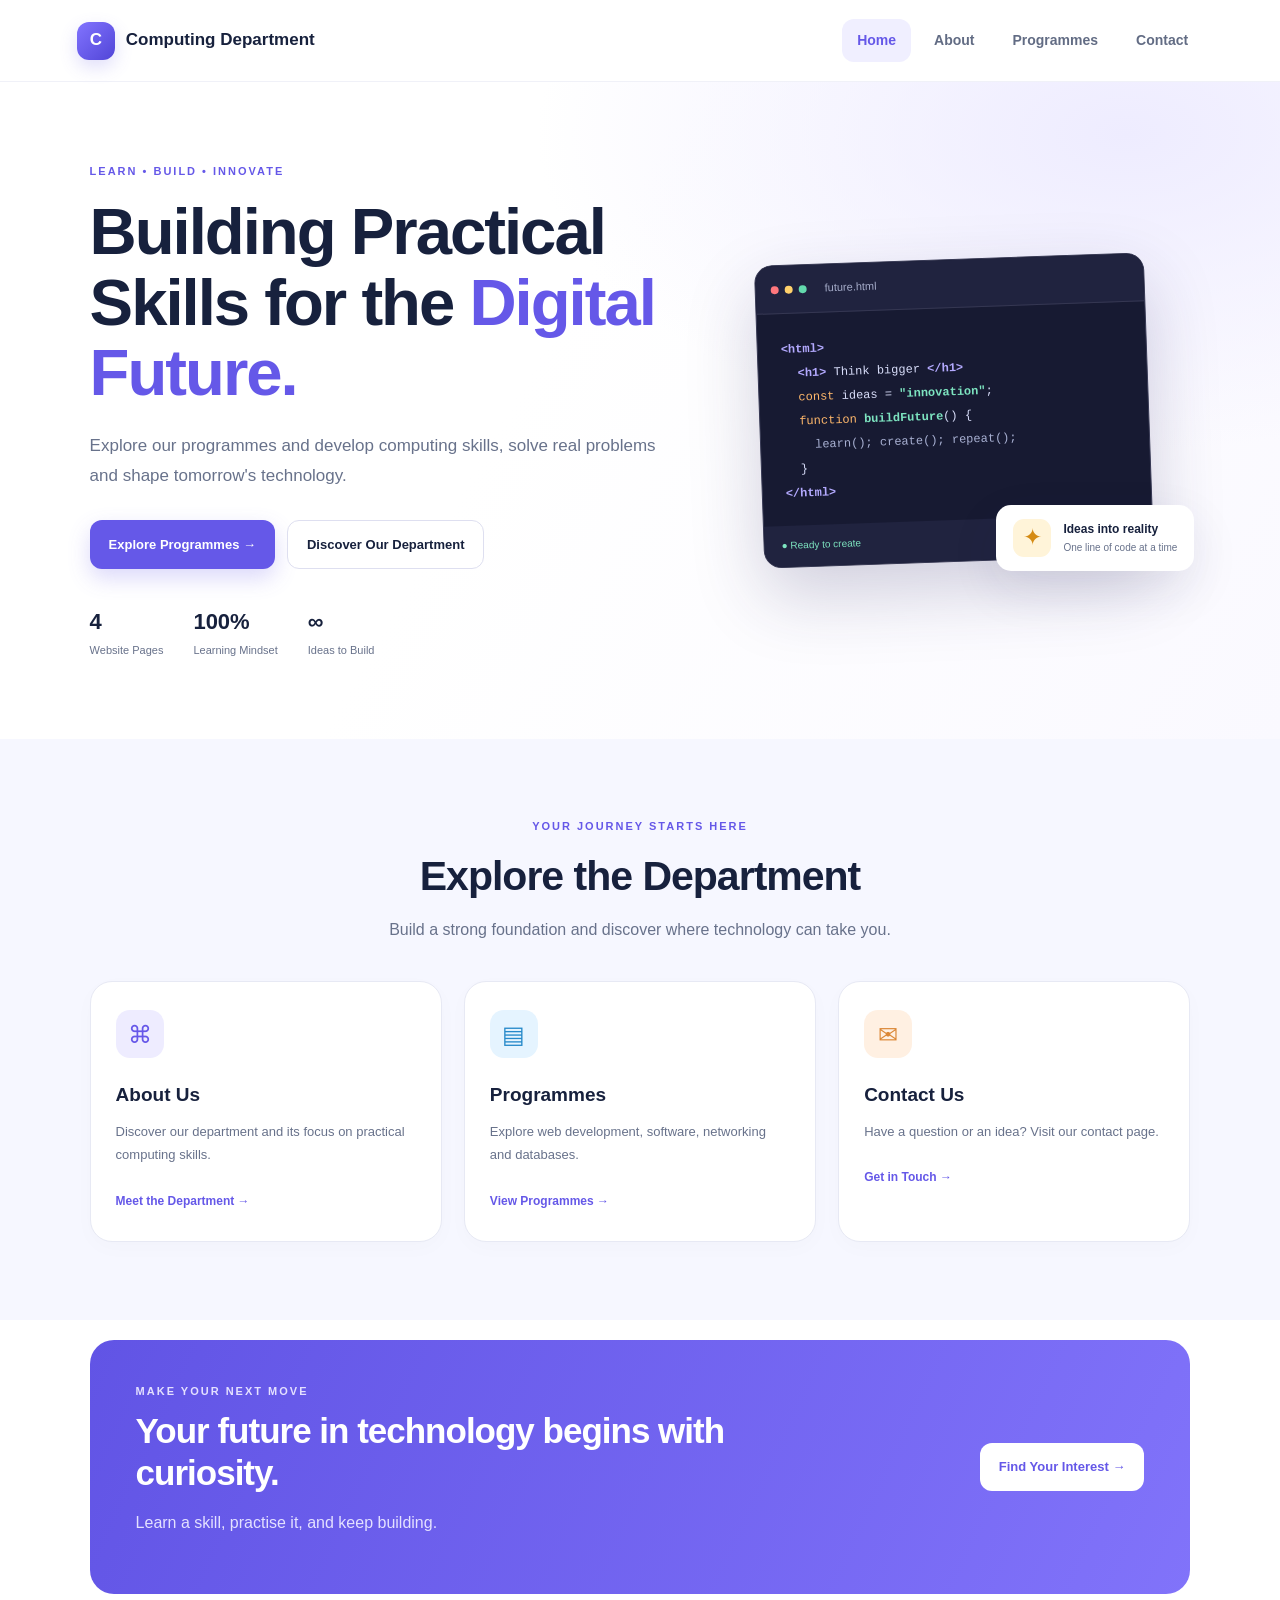
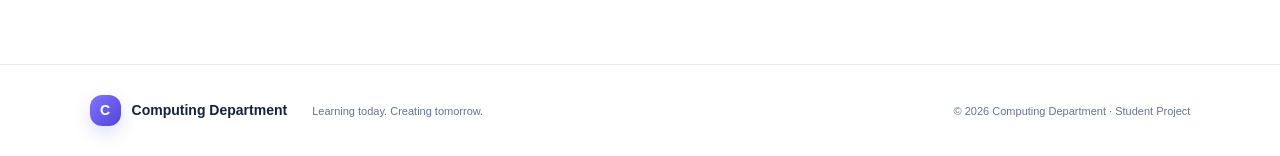
<file: index.html>
<!DOCTYPE html>
<html lang="en">
<head>
    <meta charset="UTF-8">
    <meta name="viewport" content="width=device-width, initial-scale=1.0">
    <meta name="description" content="Explore computing, technology and innovation.">
    <title>Computing Department | Home</title>
    <link rel="stylesheet" href="style.css">
    <script src="script.js" defer></script>
</head>
<body>

<header class="site-header">
    <a class="brand" href="index.html">
        <span class="brand-mark">C</span>
        <span>Computing Department</span>
    </a>

    <button class="menu-toggle" aria-label="Toggle navigation"
        aria-expanded="false">☰</button>

    <nav class="nav-links" aria-label="Main navigation">
        <a class="active" href="index.html">Home</a>
        <a href="about.html">About</a>
        <a href="programmes.html">Programmes</a>
        <a href="contact.html">Contact</a>
    </nav>
</header>

<main>
    <section class="hero">
        <div class="hero-content">
            <p class="eyebrow">LEARN • BUILD • INNOVATE</p>

            <h1>Building Practical Skills for the
                <span>Digital Future.</span>
            </h1>

            <p class="hero-copy">
                Explore our programmes and develop computing skills,
                solve real problems and shape tomorrow's technology.
            </p>

            <div class="hero-actions">
                <a class="button button-primary"
                   href="programmes.html">Explore Programmes →</a>
                <a class="button button-outline"
                   href="about.html">Discover Our Department</a>
            </div>

            <div class="hero-stats">
                <div><strong>4</strong><span>Website Pages</span></div>
                <div><strong>100%</strong><span>Learning Mindset</span></div>
                <div><strong>∞</strong><span>Ideas to Build</span></div>
            </div>
        </div>

        <div class="hero-art">
            <div class="code-window">
                <div class="window-top">
                    <i></i><i></i><i></i>
                    <span>future.html</span>
                </div>

                <div class="code-lines">
                    <p><b>&lt;html&gt;</b></p>
                    <p class="indent"><b>&lt;h1&gt;</b> Think bigger <b>&lt;/h1&gt;</b></p>
                    <p class="indent"><em>const</em> ideas = <strong>"innovation"</strong>;</p>
                    <p class="indent"><em>function</em> <strong>buildFuture</strong>() {</p>
                    <p class="indent more">learn(); create(); repeat();</p>
                    <p class="indent">}</p>
                    <p><b>&lt;/html&gt;</b></p>
                </div>

                <div class="window-footer">
                    <span>● Ready to create</span>
                    <span>HTML · CSS · JS</span>
                </div>
            </div>

            <div class="floating-card">
                <span class="floating-icon">✦</span>
                <div>
                    <strong>Ideas into reality</strong>
                    <small>One line of code at a time</small>
                </div>
            </div>
        </div>
    </section>

    <section class="section section-soft">
        <div class="section-heading">
            <p class="eyebrow">YOUR JOURNEY STARTS HERE</p>
            <h2>Explore the Department</h2>
            <p>Build a strong foundation and discover where technology can take you.</p>
        </div>

        <div class="card-grid">
            <article class="feature-card">
                <div class="card-icon purple">⌘</div>
                <h3>About Us</h3>
                <p>Discover our department and its focus on practical computing skills.</p>
                <a class="text-link" href="about.html">Meet the Department →</a>
            </article>

            <article class="feature-card">
                <div class="card-icon blue">▤</div>
                <h3>Programmes</h3>
                <p>Explore web development, software, networking and databases.</p>
                <a class="text-link" href="programmes.html">View Programmes →</a>
            </article>

            <article class="feature-card">
                <div class="card-icon orange">✉</div>
                <h3>Contact Us</h3>
                <p>Have a question or an idea? Visit our contact page.</p>
                <a class="text-link" href="contact.html">Get in Touch →</a>
            </article>
        </div>
    </section>

    <section class="cta-section">
        <div>
            <p class="eyebrow">MAKE YOUR NEXT MOVE</p>
            <h2>Your future in technology begins with curiosity.</h2>
            <p>Learn a skill, practise it, and keep building.</p>
        </div>
        <a class="button button-light" href="programmes.html">
            Find Your Interest →
        </a>
    </section>
</main>

<footer class="site-footer">
    <a class="brand footer-brand" href="index.html">
        <span class="brand-mark">C</span>
        <span>Computing Department</span>
    </a>
    <p>Learning today. Creating tomorrow.</p>
    <p class="copyright">© <span class="year"></span> Computing Department · Student Project</p>
</footer>

</body>
</html>
</file>
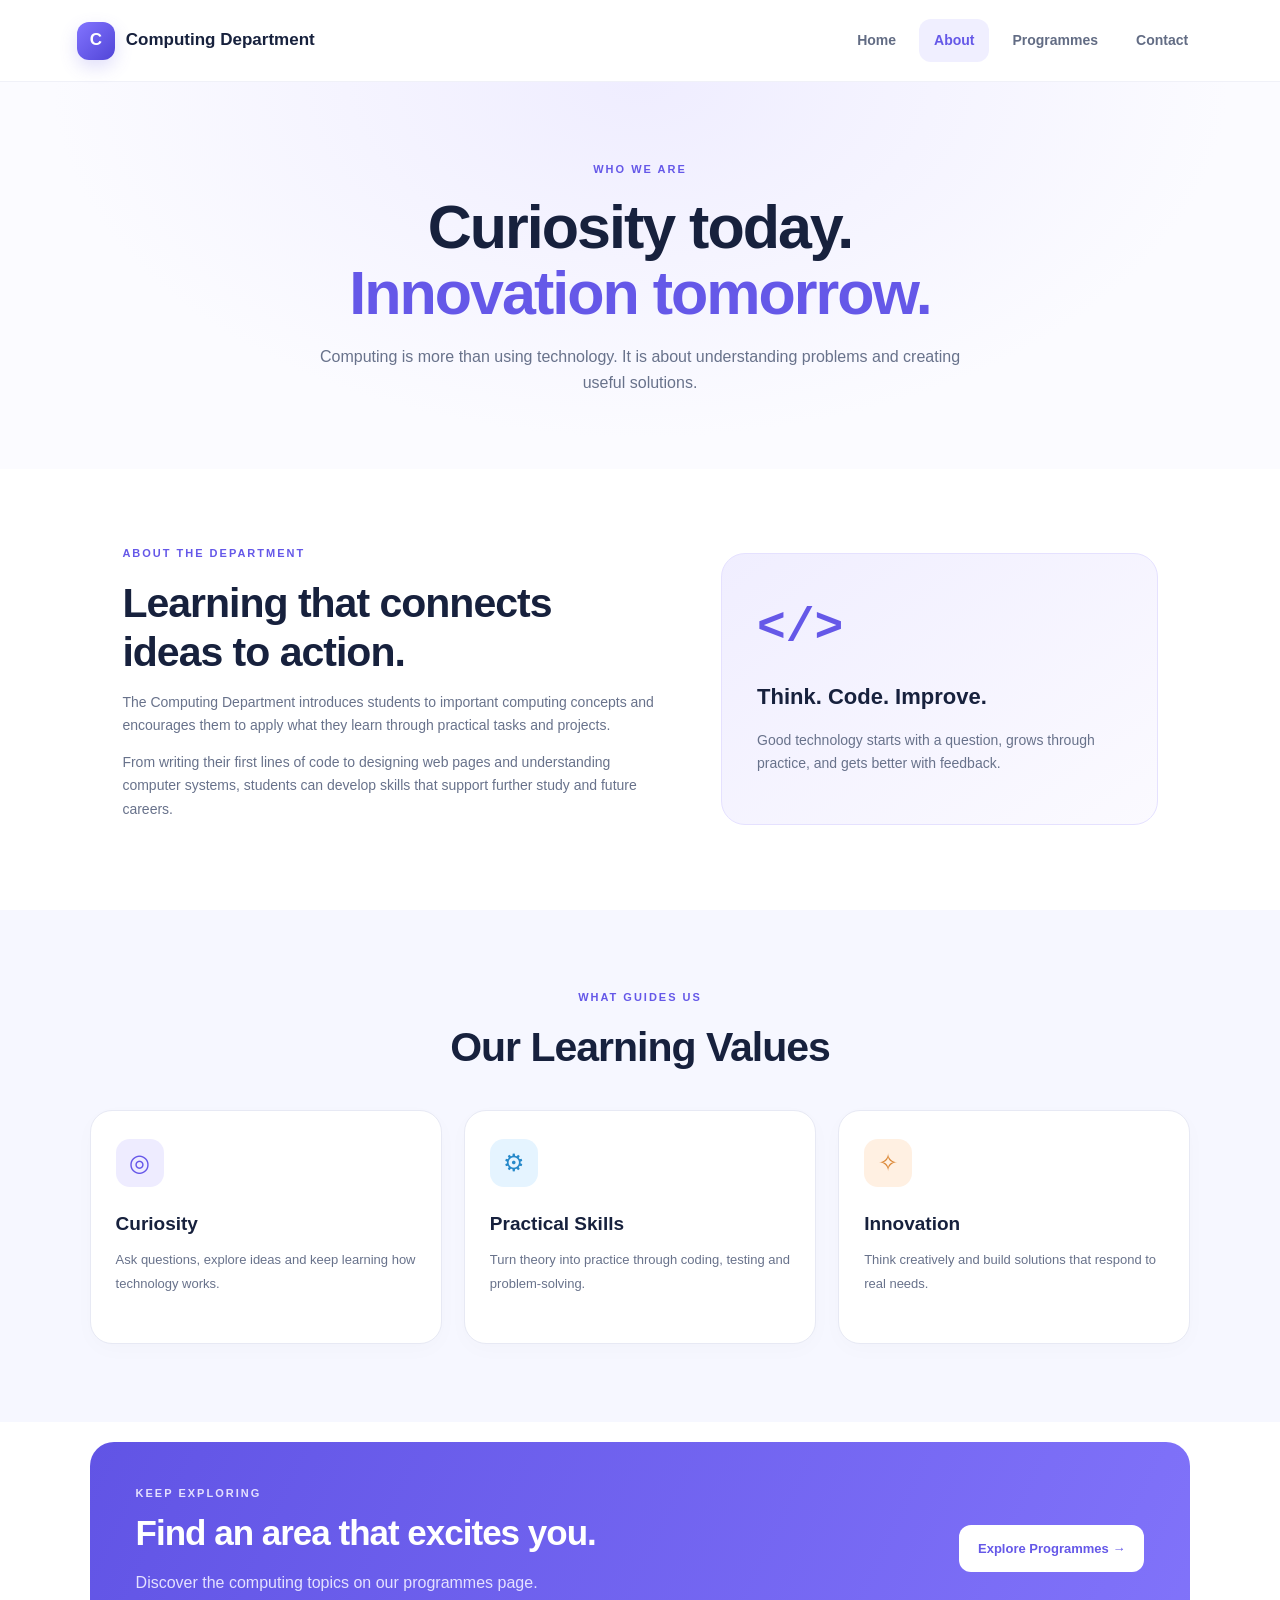
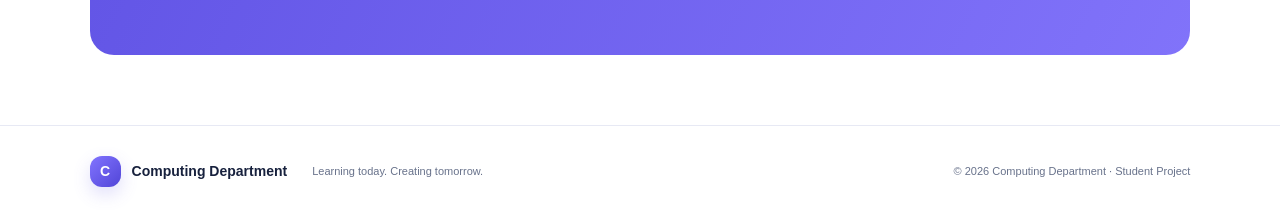
<file: about.html>
<!DOCTYPE html>
<html lang="en">
<head>
    <meta charset="UTF-8">
    <meta name="viewport" content="width=device-width, initial-scale=1.0">
    <title>About | Computing Department</title>
    <link rel="stylesheet" href="style.css">
    <script src="script.js" defer></script>
</head>
<body>

<header class="site-header">
    <a class="brand" href="index.html">
        <span class="brand-mark">C</span>
        <span>Computing Department</span>
    </a>
    <button class="menu-toggle" aria-label="Toggle navigation"
        aria-expanded="false">☰</button>
    <nav class="nav-links" aria-label="Main navigation">
        <a href="index.html">Home</a>
        <a class="active" href="about.html">About</a>
        <a href="programmes.html">Programmes</a>
        <a href="contact.html">Contact</a>
    </nav>
</header>

<main>
    <section class="page-hero">
        <p class="eyebrow">WHO WE ARE</p>
        <h1>Curiosity today.<br><span>Innovation tomorrow.</span></h1>
        <p>
            Computing is more than using technology.
            It is about understanding problems and creating useful solutions.
        </p>
    </section>

    <section class="content-section two-column">
        <div>
            <p class="eyebrow">ABOUT THE DEPARTMENT</p>
            <h2>Learning that connects ideas to action.</h2>
            <p>
                The Computing Department introduces students to important
                computing concepts and encourages them to apply what they
                learn through practical tasks and projects.
            </p>
            <p>
                From writing their first lines of code to designing web pages
                and understanding computer systems, students can develop
                skills that support further study and future careers.
            </p>
        </div>

        <div class="highlight-panel">
            <div class="big-symbol">&lt;/&gt;</div>
            <h3>Think. Code. Improve.</h3>
            <p>
                Good technology starts with a question, grows through
                practice, and gets better with feedback.
            </p>
        </div>
    </section>

    <section class="section section-soft">
        <div class="section-heading">
            <p class="eyebrow">WHAT GUIDES US</p>
            <h2>Our Learning Values</h2>
        </div>

        <div class="card-grid">
            <article class="feature-card">
                <div class="card-icon purple">◎</div>
                <h3>Curiosity</h3>
                <p>Ask questions, explore ideas and keep learning how technology works.</p>
            </article>

            <article class="feature-card">
                <div class="card-icon blue">⚙</div>
                <h3>Practical Skills</h3>
                <p>Turn theory into practice through coding, testing and problem-solving.</p>
            </article>

            <article class="feature-card">
                <div class="card-icon orange">✧</div>
                <h3>Innovation</h3>
                <p>Think creatively and build solutions that respond to real needs.</p>
            </article>
        </div>
    </section>

    <section class="cta-section">
        <div>
            <p class="eyebrow">KEEP EXPLORING</p>
            <h2>Find an area that excites you.</h2>
            <p>Discover the computing topics on our programmes page.</p>
        </div>
        <a class="button button-light" href="programmes.html">
            Explore Programmes →
        </a>
    </section>
</main>

<footer class="site-footer">
    <a class="brand footer-brand" href="index.html">
        <span class="brand-mark">C</span>
        <span>Computing Department</span>
    </a>
    <p>Learning today. Creating tomorrow.</p>
    <p class="copyright">© <span class="year"></span> Computing Department · Student Project</p>
</footer>

</body>
</html>
</file>
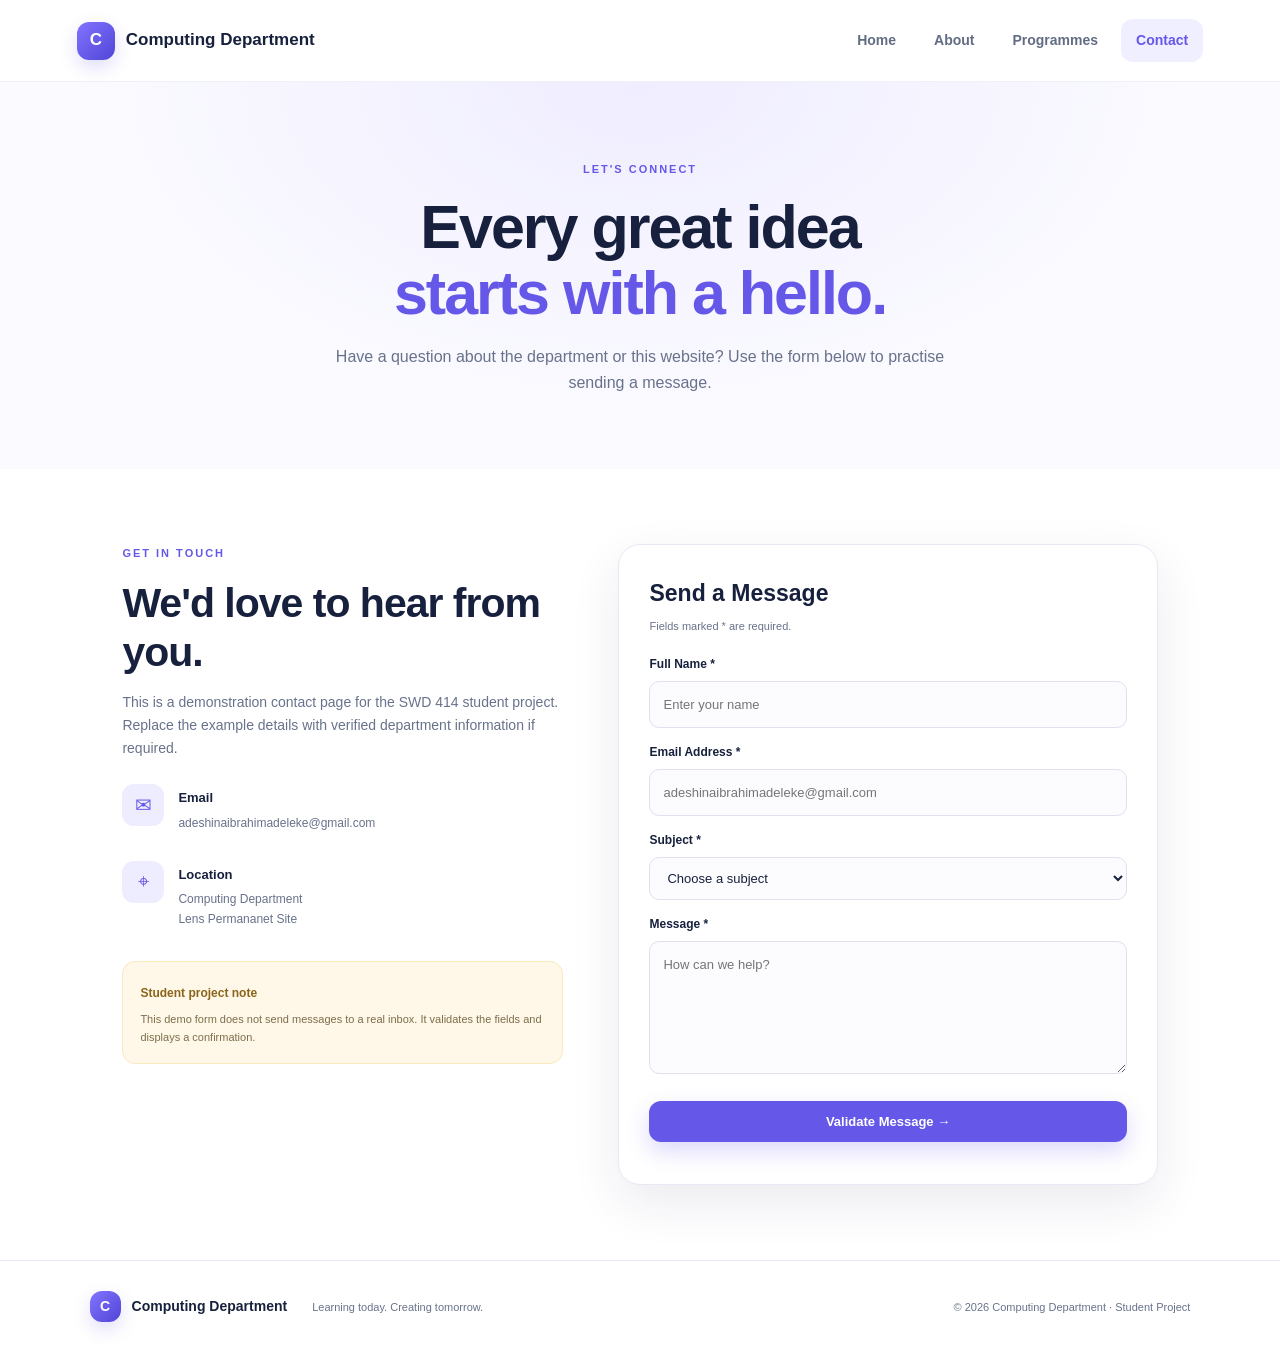
<file: contact.html>
<!DOCTYPE html>
<html lang="en">
<head>
    <meta charset="UTF-8">
    <meta name="viewport" content="width=device-width, initial-scale=1.0">
    <title>Contact | Computing Department</title>
    <link rel="stylesheet" href="style.css">
    <script src="script.js" defer></script>
</head>
<body>

<header class="site-header">
    <a class="brand" href="index.html">
        <span class="brand-mark">C</span>
        <span>Computing Department</span>
    </a>
    <button class="menu-toggle" aria-label="Toggle navigation"
        aria-expanded="false">☰</button>
    <nav class="nav-links" aria-label="Main navigation">
        <a href="index.html">Home</a>
        <a href="about.html">About</a>
        <a href="programmes.html">Programmes</a>
        <a class="active" href="contact.html">Contact</a>
    </nav>
</header>

<main>
    <section class="page-hero">
        <p class="eyebrow">LET'S CONNECT</p>
        <h1>Every great idea<br><span>starts with a hello.</span></h1>
        <p>
            Have a question about the department or this website?
            Use the form below to practise sending a message.
        </p>
    </section>

    <section class="content-section contact-layout">
        <div class="contact-info">
            <p class="eyebrow">GET IN TOUCH</p>
            <h2>We'd love to hear from you.</h2>
            <p>
                This is a demonstration contact page for the SWD 414
                student project. Replace the example details with
                verified department information if required.
            </p>

            <div class="contact-detail">
                <span class="contact-icon">✉</span>
                <div>
                    <strong>Email</strong>
                    <p>adeshinaibrahimadeleke@gmail.com</p>
                </div>
            </div>

            <div class="contact-detail">
                <span class="contact-icon">⌖</span>
                <div>
                    <strong>Location</strong>
                    <p>Computing Department<br>Lens Permananet Site</p>
                </div>
            </div>

            <div class="notice">
                <strong>Student project note</strong>
                <p>
                    This demo form does not send messages to a real inbox.
                    It validates the fields and displays a confirmation.
                </p>
            </div>
        </div>

        <form class="contact-form" id="contactForm">
            <h3>Send a Message</h3>
            <p class="form-intro">Fields marked * are required.</p>

            <label for="name">Full Name *</label>
            <input id="name" name="name" type="text"
                placeholder="Enter your name" required minlength="2">

            <label for="email">Email Address *</label>
            <input id="email" name="email" type="email"
                placeholder="adeshinaibrahimadeleke@gmail.com" required>

            <label for="subject">Subject *</label>
            <select id="subject" name="subject" required>
                <option value="">Choose a subject</option>
                <option>General enquiry</option>
                <option>Programmes</option>
                <option>Website feedback</option>
                <option>Other</option>
            </select>

            <label for="message">Message *</label>
            <textarea id="message" name="message" rows="5"
                placeholder="How can we help?"
                required minlength="10"></textarea>

            <button class="button button-primary submit-button" type="submit">
                Validate Message →
            </button>

            <p class="form-feedback" id="formFeedback"
                role="status" aria-live="polite"></p>
        </form>
    </section>
</main>

<footer class="site-footer">
    <a class="brand footer-brand" href="index.html">
        <span class="brand-mark">C</span>
        <span>Computing Department</span>
    </a>
    <p>Learning today. Creating tomorrow.</p>
    <p class="copyright">© <span class="year"></span> Computing Department · Student Project</p>
</footer>

</body>
</html>
</file>
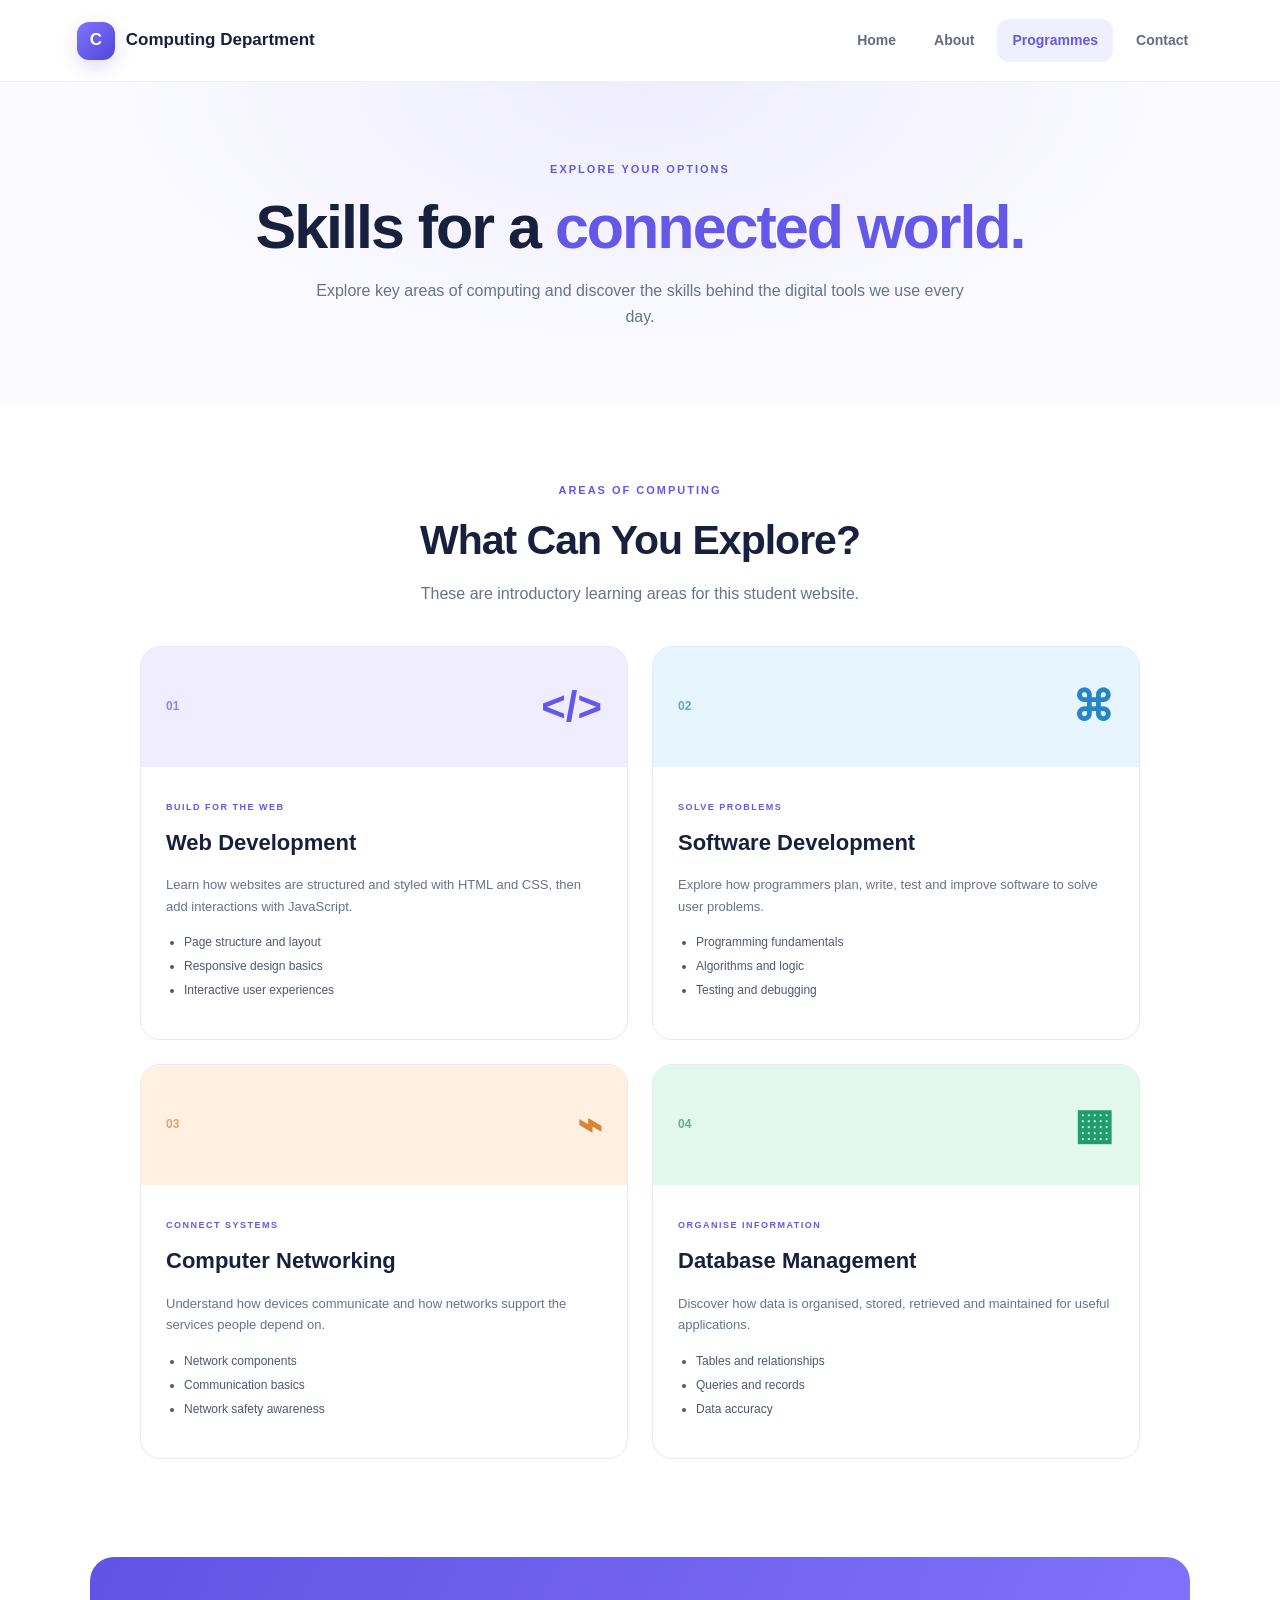
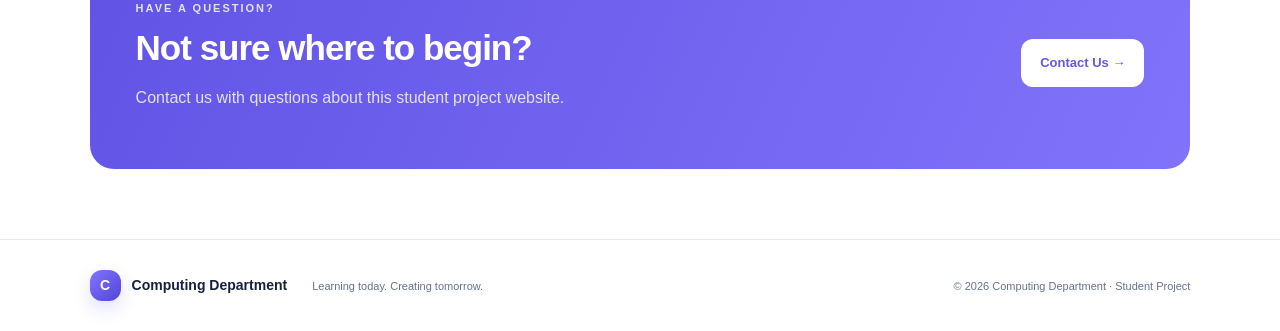
<file: programmes.html>
<!DOCTYPE html>
<html lang="en">
<head>
    <meta charset="UTF-8">
    <meta name="viewport" content="width=device-width, initial-scale=1.0">
    <title>Programmes | Computing Department</title>
    <link rel="stylesheet" href="style.css">
    <script src="script.js" defer></script>
</head>
<body>

<header class="site-header">
    <a class="brand" href="index.html">
        <span class="brand-mark">C</span>
        <span>Computing Department</span>
    </a>
    <button class="menu-toggle" aria-label="Toggle navigation"
        aria-expanded="false">☰</button>
    <nav class="nav-links" aria-label="Main navigation">
        <a href="index.html">Home</a>
        <a href="about.html">About</a>
        <a class="active" href="programmes.html">Programmes</a>
        <a href="contact.html">Contact</a>
    </nav>
</header>

<main>
    <section class="page-hero">
        <p class="eyebrow">EXPLORE YOUR OPTIONS</p>
        <h1>Skills for a <span>connected world.</span></h1>
        <p>
            Explore key areas of computing and discover the skills
            behind the digital tools we use every day.
        </p>
    </section>

    <section class="section">
        <div class="section-heading">
            <p class="eyebrow">AREAS OF COMPUTING</p>
            <h2>What Can You Explore?</h2>
            <p>These are introductory learning areas for this student website.</p>
        </div>

        <div class="programme-grid">

            <article class="programme-card">
                <div class="programme-top purple-bg">
                    <span>01</span><b>&lt;/&gt;</b>
                </div>
                <div class="programme-body">
                    <span class="tag">BUILD FOR THE WEB</span>
                    <h3>Web Development</h3>
                    <p>
                        Learn how websites are structured and styled with HTML
                        and CSS, then add interactions with JavaScript.
                    </p>
                    <ul>
                        <li>Page structure and layout</li>
                        <li>Responsive design basics</li>
                        <li>Interactive user experiences</li>
                    </ul>
                </div>
            </article>

            <article class="programme-card">
                <div class="programme-top blue-bg">
                    <span>02</span><b>⌘</b>
                </div>
                <div class="programme-body">
                    <span class="tag">SOLVE PROBLEMS</span>
                    <h3>Software Development</h3>
                    <p>
                        Explore how programmers plan, write, test and improve
                        software to solve user problems.
                    </p>
                    <ul>
                        <li>Programming fundamentals</li>
                        <li>Algorithms and logic</li>
                        <li>Testing and debugging</li>
                    </ul>
                </div>
            </article>

            <article class="programme-card">
                <div class="programme-top orange-bg">
                    <span>03</span><b>⌁</b>
                </div>
                <div class="programme-body">
                    <span class="tag">CONNECT SYSTEMS</span>
                    <h3>Computer Networking</h3>
                    <p>
                        Understand how devices communicate and how networks
                        support the services people depend on.
                    </p>
                    <ul>
                        <li>Network components</li>
                        <li>Communication basics</li>
                        <li>Network safety awareness</li>
                    </ul>
                </div>
            </article>

            <article class="programme-card">
                <div class="programme-top green-bg">
                    <span>04</span><b>▦</b>
                </div>
                <div class="programme-body">
                    <span class="tag">ORGANISE INFORMATION</span>
                    <h3>Database Management</h3>
                    <p>
                        Discover how data is organised, stored, retrieved
                        and maintained for useful applications.
                    </p>
                    <ul>
                        <li>Tables and relationships</li>
                        <li>Queries and records</li>
                        <li>Data accuracy</li>
                    </ul>
                </div>
            </article>

        </div>
    </section>

    <section class="cta-section">
        <div>
            <p class="eyebrow">HAVE A QUESTION?</p>
            <h2>Not sure where to begin?</h2>
            <p>Contact us with questions about this student project website.</p>
        </div>
        <a class="button button-light" href="contact.html">Contact Us →</a>
    </section>
</main>

<footer class="site-footer">
    <a class="brand footer-brand" href="index.html">
        <span class="brand-mark">C</span>
        <span>Computing Department</span>
    </a>
    <p>Learning today. Creating tomorrow.</p>
    <p class="copyright">© <span class="year"></span> Computing Department · Student Project</p>
</footer>

</body>
</html>
</file>
<file: style.css>
:root {
    --ink: #17213d;
    --muted: #68728b;
    --purple: #6558e8;
    --purple-dark: #4b3fd0;
    --soft: #f6f7ff;
    --line: #e7e9f4;
    --white: #ffffff;
    --radius: 22px;
    --shadow: 0 18px 50px rgba(35, 38, 91, 0.09);
}

* {
    box-sizing: border-box;
}

html {
    scroll-behavior: smooth;
}

body {
    margin: 0;
    font-family: "Segoe UI", Arial, sans-serif;
    color: var(--ink);
    line-height: 1.65;
    background: white;
}

a {
    color: inherit;
    text-decoration: none;
}

.site-header {
    min-height: 82px;
    padding: 15px 6%;
    display: flex;
    align-items: center;
    justify-content: space-between;
    background: rgba(255, 255, 255, 0.97);
    border-bottom: 1px solid #f0f1f8;
    position: sticky;
    top: 0;
    z-index: 10;
}

.brand {
    display: flex;
    align-items: center;
    gap: 11px;
    font-weight: 800;
    font-size: 17px;
}

.brand-mark {
    display: grid;
    place-items: center;
    width: 38px;
    height: 38px;
    border-radius: 12px;
    color: white;
    background: linear-gradient(135deg, #8274ff, #5145d7);
    box-shadow: 0 7px 18px #6558e833;
}

.nav-links {
    display: flex;
    align-items: center;
    gap: 8px;
}

.nav-links a {
    padding: 10px 15px;
    border-radius: 12px;
    color: #626c84;
    font-size: 14px;
    font-weight: 650;
    transition: 0.2s;
}

.nav-links a:hover,
.nav-links a.active {
    background: #f0efff;
    color: var(--purple);
}

.menu-toggle {
    display: none;
    background: #f2f1ff;
    border: 0;
    border-radius: 10px;
    padding: 8px 12px;
    font-size: 22px;
    color: var(--purple);
    cursor: pointer;
}

/* HOMEPAGE HERO */

.hero {
    padding: 80px 7%;
    display: grid;
    grid-template-columns: 1.1fr 0.9fr;
    gap: 48px;
    align-items: center;
    overflow: hidden;
    background:
        radial-gradient(ellipse at 88% 8%, #eeecff, transparent 37%),
        linear-gradient(120deg, #fff 42%, #faf9ff);
}

.hero-content {
    max-width: 670px;
}

.eyebrow {
    font-size: 11px;
    font-weight: 850;
    letter-spacing: 2px;
    color: var(--purple);
    margin: 0 0 17px;
}

.hero h1,
.page-hero h1 {
    font-size: clamp(42px, 5.1vw, 67px);
    line-height: 1.08;
    letter-spacing: -2px;
    margin: 0 0 22px;
    font-weight: 850;
}

.hero h1 span,
.page-hero h1 span {
    color: var(--purple);
}

.hero-copy {
    font-size: 17px;
    line-height: 1.8;
    color: var(--muted);
    max-width: 570px;
}

.hero-actions {
    display: flex;
    gap: 12px;
    flex-wrap: wrap;
    margin: 28px 0 35px;
}

/* BUTTONS */

.button {
    display: inline-flex;
    justify-content: center;
    align-items: center;
    gap: 13px;
    border: 0;
    border-radius: 12px;
    padding: 13px 19px;
    font-size: 13px;
    font-weight: 750;
    cursor: pointer;
    transition: transform 0.2s, box-shadow 0.2s;
}

.button:hover {
    transform: translateY(-2px);
}

.button-primary {
    background: var(--purple);
    color: white;
    box-shadow: 0 9px 22px #6558e83b;
}

.button-primary:hover {
    background: var(--purple-dark);
}

.button-outline {
    border: 1px solid #dedff0;
    color: var(--ink);
    background: white;
}

.button-light {
    background: white;
    color: var(--purple);
    white-space: nowrap;
}

.hero-stats {
    display: flex;
    gap: 30px;
}

.hero-stats div {
    display: flex;
    flex-direction: column;
}

.hero-stats strong {
    font-size: 22px;
}

.hero-stats span {
    font-size: 11px;
    color: var(--muted);
}

/* CODE ILLUSTRATION */

.hero-art {
    min-height: 360px;
    display: grid;
    place-items: center;
    position: relative;
}

.code-window {
    position: relative;
    width: min(100%, 390px);
    background: #171a32;
    border: 1px solid #373954;
    border-radius: 18px;
    box-shadow: 0 28px 70px #29245e36;
    overflow: hidden;
    transform: rotate(-2deg);
    z-index: 1;
}

.window-top {
    height: 48px;
    display: flex;
    align-items: center;
    gap: 6px;
    padding: 0 15px;
    background: #20233f;
    border-bottom: 1px solid #353752;
}

.window-top i {
    width: 8px;
    height: 8px;
    border-radius: 50%;
    background: #ff777d;
}

.window-top i:nth-child(2) {
    background: #ffd16b;
}

.window-top i:nth-child(3) {
    background: #63d9ad;
}

.window-top span {
    font-size: 11px;
    color: #a5acc9;
    margin-left: 12px;
}

.code-lines {
    padding: 24px 23px 20px;
    color: #d9defa;
    font-family: Consolas, monospace;
    font-size: 12px;
    line-height: 2;
}

.code-lines p {
    margin: 0;
}

.code-lines b {
    color: #b4aaff;
}

.code-lines em {
    color: #ffb86b;
    font-style: normal;
}

.code-lines strong {
    color: #7de4c0;
}

.indent {
    padding-left: 16px;
}

.more {
    padding-left: 31px;
    color: #a8b0d2;
}

.window-footer {
    display: flex;
    justify-content: space-between;
    background: #20233f;
    padding: 12px 17px;
    font-size: 10px;
    color: #9ca6c9;
}

.window-footer span:first-child {
    color: #7de4c0;
}

.floating-card {
    position: absolute;
    z-index: 2;
    bottom: 19px;
    right: -4px;
    display: flex;
    align-items: center;
    gap: 12px;
    background: white;
    padding: 14px 17px;
    border-radius: 15px;
    box-shadow: var(--shadow);
}

.floating-icon {
    display: grid;
    place-items: center;
    background: #fff4d9;
    color: #d58b14;
    width: 38px;
    height: 38px;
    border-radius: 11px;
    font-size: 23px;
}

.floating-card strong,
.floating-card small {
    display: block;
}

.floating-card strong {
    font-size: 12px;
}

.floating-card small {
    font-size: 10px;
    color: var(--muted);
}

/* GENERAL SECTIONS AND CARDS */

.section {
    padding: 78px 7%;
}

.section-soft {
    background: var(--soft);
}

.section-heading {
    text-align: center;
    max-width: 650px;
    margin: 0 auto 38px;
}

.section-heading h2,
.content-section h2,
.cta-section h2 {
    font-size: clamp(29px, 3.4vw, 41px);
    line-height: 1.2;
    letter-spacing: -1px;
    margin: 0 0 13px;
}

.section-heading p:not(.eyebrow) {
    color: var(--muted);
}

.card-grid {
    display: grid;
    grid-template-columns: repeat(3, 1fr);
    gap: 22px;
    max-width: 1120px;
    margin: auto;
}

.feature-card {
    background: white;
    border: 1px solid var(--line);
    border-radius: var(--radius);
    padding: 28px 25px;
    box-shadow: 0 6px 22px #24284b05;
    transition: transform 0.25s, box-shadow 0.25s;
}

.feature-card:hover,
.programme-card:hover {
    transform: translateY(-5px);
    box-shadow: var(--shadow);
}

.card-icon {
    width: 48px;
    height: 48px;
    border-radius: 14px;
    display: grid;
    place-items: center;
    font-size: 24px;
    margin-bottom: 21px;
}

.purple {
    background: #eeecff;
    color: #6657e9;
}

.blue {
    background: #e5f4ff;
    color: #2689ca;
}

.orange {
    background: #fff0e2;
    color: #db8735;
}

.green {
    background: #e3f9ef;
    color: #1e9d70;
}

.feature-card h3 {
    font-size: 19px;
    margin: 0 0 9px;
}

.feature-card p {
    font-size: 13px;
    color: var(--muted);
    line-height: 1.8;
    margin: 0 0 20px;
}

.text-link {
    font-size: 12px;
    font-weight: 800;
    color: var(--purple);
}

/* CALL TO ACTION */

.cta-section {
    margin: 20px 7% 70px;
    padding: 42px 46px;
    border-radius: 24px;
    background: linear-gradient(115deg, #6154e5, #8173fa);
    color: white;
    display: flex;
    align-items: center;
    justify-content: space-between;
    gap: 25px;
}

.cta-section .eyebrow {
    color: #e4e0ff;
    margin-bottom: 10px;
}

.cta-section h2 {
    font-size: clamp(25px, 3vw, 35px);
    max-width: 650px;
}

.cta-section p:not(.eyebrow) {
    color: #e4e1ff;
}

/* FOOTER */

.site-footer {
    padding: 30px 7%;
    border-top: 1px solid var(--line);
    display: flex;
    align-items: center;
    gap: 25px;
    flex-wrap: wrap;
}

.footer-brand {
    font-size: 14px;
}

.footer-brand .brand-mark {
    width: 31px;
    height: 31px;
}

.site-footer > p {
    font-size: 11px;
    color: var(--muted);
    margin: 0;
}

.copyright {
    margin-left: auto !important;
}

/* ABOUT, PROGRAMMES AND CONTACT PAGE HEADINGS */

.page-hero {
    padding: 78px 24px 72px;
    text-align: center;
    background:
        radial-gradient(ellipse at 50% 0, #efedff, transparent 65%),
        #fbfbff;
}

.page-hero h1 {
    font-size: clamp(42px, 5vw, 61px);
    margin-bottom: 17px;
}

.page-hero > p:last-child {
    max-width: 650px;
    margin: 0 auto;
    color: var(--muted);
    font-size: 16px;
}

.content-section {
    padding: 75px 8%;
    max-width: 1240px;
    margin: auto;
}

.two-column {
    display: grid;
    grid-template-columns: 1.1fr 0.9fr;
    align-items: center;
    gap: 65px;
}

.two-column p:not(.eyebrow) {
    color: var(--muted);
    font-size: 14px;
}

.highlight-panel {
    background: linear-gradient(145deg, #f0eeff, #fbfaff);
    border: 1px solid #e5e1ff;
    border-radius: 24px;
    padding: 35px;
}

.big-symbol {
    font-family: Consolas, monospace;
    color: var(--purple);
    font-size: 48px;
    font-weight: 800;
}

.highlight-panel h3 {
    font-size: 22px;
    margin: 10px 0;
}

.highlight-panel p {
    color: var(--muted);
}

/* PROGRAMME CARDS */

.programme-grid {
    display: grid;
    grid-template-columns: repeat(2, 1fr);
    gap: 24px;
    max-width: 1000px;
    margin: auto;
}

.programme-card {
    border: 1px solid var(--line);
    border-radius: 20px;
    overflow: hidden;
    transition: transform 0.25s, box-shadow 0.25s;
    background: white;
}

.programme-top {
    height: 120px;
    padding: 22px 25px;
    display: flex;
    align-items: center;
    justify-content: space-between;
}

.programme-top span {
    font-size: 12px;
    font-weight: 800;
    opacity: 0.7;
}

.programme-top b {
    font-size: 42px;
    font-weight: 600;
}

.purple-bg {
    background: #efedff;
    color: #6558e8;
}

.blue-bg {
    background: #e7f5ff;
    color: #2585c5;
}

.orange-bg {
    background: #fff0e2;
    color: #d78637;
}

.green-bg {
    background: #e2f8ed;
    color: #209c70;
}

.programme-body {
    padding: 25px;
}

.tag {
    font-size: 9px;
    letter-spacing: 1.5px;
    font-weight: 850;
    color: var(--purple);
}

.programme-body h3 {
    font-size: 22px;
    margin: 7px 0;
}

.programme-body p {
    font-size: 13px;
    color: var(--muted);
}

.programme-body ul {
    padding-left: 18px;
    color: #4e5871;
    font-size: 12px;
    line-height: 2;
}

/* CONTACT PAGE */

.contact-layout {
    display: grid;
    grid-template-columns: 0.9fr 1.1fr;
    gap: 55px;
    align-items: start;
}

.contact-info > p:not(.eyebrow) {
    color: var(--muted);
    font-size: 14px;
}

.contact-detail {
    display: flex;
    gap: 14px;
    align-items: flex-start;
    margin: 24px 0;
}

.contact-icon {
    display: grid;
    place-items: center;
    flex: 0 0 42px;
    height: 42px;
    border-radius: 12px;
    background: #eeecff;
    color: var(--purple);
    font-size: 20px;
}

.contact-detail strong {
    font-size: 13px;
}

.contact-detail p {
    margin: 3px 0;
    color: var(--muted);
    font-size: 12px;
}

.notice {
    margin-top: 28px;
    padding: 17px;
    border-radius: 13px;
    background: #fff8e8;
    border: 1px solid #f8e9bf;
}

.notice strong {
    font-size: 12px;
    color: #8a641c;
}

.notice p {
    font-size: 11px;
    color: #7d6d4b;
    margin: 5px 0 0;
}

.contact-form {
    padding: 30px;
    border: 1px solid var(--line);
    border-radius: 22px;
    box-shadow: var(--shadow);
    background: white;
}

.contact-form h3 {
    font-size: 23px;
    margin: 0;
}

.form-intro {
    font-size: 11px;
    color: var(--muted);
    margin: 4px 0 20px;
}

.contact-form label {
    display: block;
    font-size: 12px;
    font-weight: 750;
    margin: 15px 0 6px;
}

.contact-form input,
.contact-form select,
.contact-form textarea {
    width: 100%;
    font: inherit;
    font-size: 13px;
    color: var(--ink);
    border: 1px solid #dfe2ee;
    border-radius: 10px;
    padding: 12px 13px;
    background: #fcfcff;
    outline: none;
}

.contact-form input:focus,
.contact-form select:focus,
.contact-form textarea:focus {
    border-color: var(--purple);
    box-shadow: 0 0 0 3px #6558e81a;
}

.contact-form textarea {
    resize: vertical;
}

.submit-button {
    width: 100%;
    margin-top: 19px;
}

.form-feedback {
    font-size: 12px;
    font-weight: 650;
    margin: 12px 0 0;
    color: #16845c;
}

.form-feedback.error {
    color: #c04444;
}

/* TABLETS */

@media (max-width: 850px) {
    .hero {
        grid-template-columns: 1fr;
        padding-top: 60px;
    }

    .hero-art {
        min-height: 330px;
    }

    .card-grid {
        grid-template-columns: 1fr 1fr;
    }

    .card-grid .feature-card:last-child {
        grid-column: 1 / -1;
    }

    .two-column,
    .contact-layout {
        grid-template-columns: 1fr;
        gap: 35px;
    }

    .cta-section {
        align-items: flex-start;
        flex-direction: column;
    }

    .copyright {
        margin-left: 0 !important;
    }
}

/* MOBILE PHONES */

@media (max-width: 600px) {
    .site-header {
        min-height: 70px;
        padding: 12px 20px;
    }

    .brand {
        font-size: 14px;
    }

    .menu-toggle {
        display: block;
    }

    .nav-links {
        display: none;
        position: absolute;
        left: 15px;
        right: 15px;
        top: 63px;
        padding: 12px;
        background: white;
        border: 1px solid var(--line);
        border-radius: 15px;
        box-shadow: var(--shadow);
        flex-direction: column;
        align-items: stretch;
    }

    .nav-links.open {
        display: flex;
    }

    .nav-links a {
        padding: 12px;
    }

    .hero {
        padding: 52px 22px 50px;
        gap: 20px;
    }

    .hero h1,
    .page-hero h1 {
        font-size: 43px;
        letter-spacing: -1.5px;
    }

    .hero-copy {
        font-size: 15px;
    }

    .hero-actions {
        flex-direction: column;
        align-items: stretch;
    }

    .hero-stats {
        gap: 20px;
        justify-content: space-between;
    }

    .hero-stats strong {
        font-size: 19px;
    }

    .hero-stats span {
        font-size: 9px;
    }

    .hero-art {
        min-height: 280px;
    }

    .code-window {
        width: 95%;
    }

    .section {
        padding: 55px 20px;
    }

    .card-grid,
    .programme-grid {
        grid-template-columns: 1fr;
    }

    .card-grid .feature-card:last-child {
        grid-column: auto;
    }

    .feature-card {
        padding: 23px;
    }

    .page-hero {
        padding: 55px 22px;
    }

    .page-hero > p:last-child {
        font-size: 14px;
    }

    .content-section {
        padding: 52px 22px;
    }

    .cta-section {
        margin: 12px 20px 45px;
        padding: 28px 24px;
    }

    .site-footer {
        padding: 25px 22px;
        gap: 12px;
    }

    .copyright {
        width: 100%;
    }

    .contact-form {
        padding: 22px;
    }

    .programme-top {
        height: 100px;
    }
}
</file>
